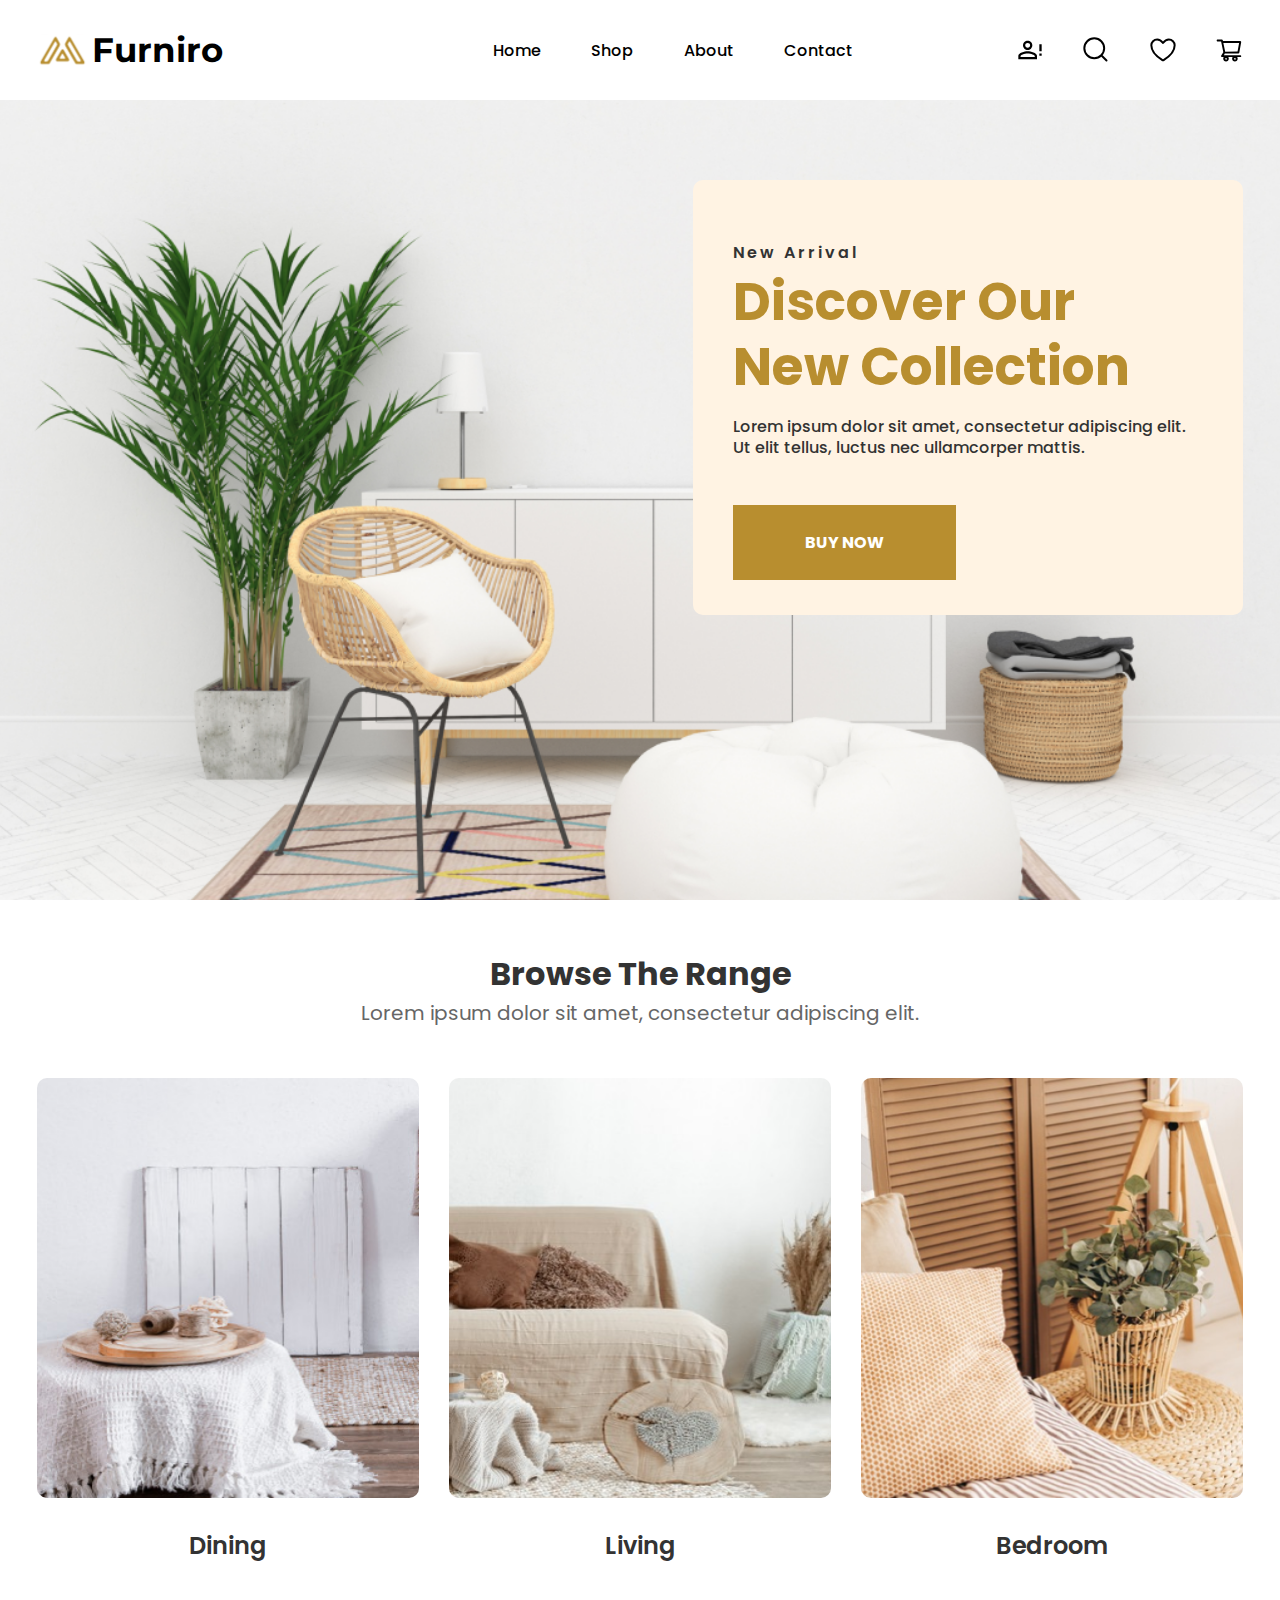
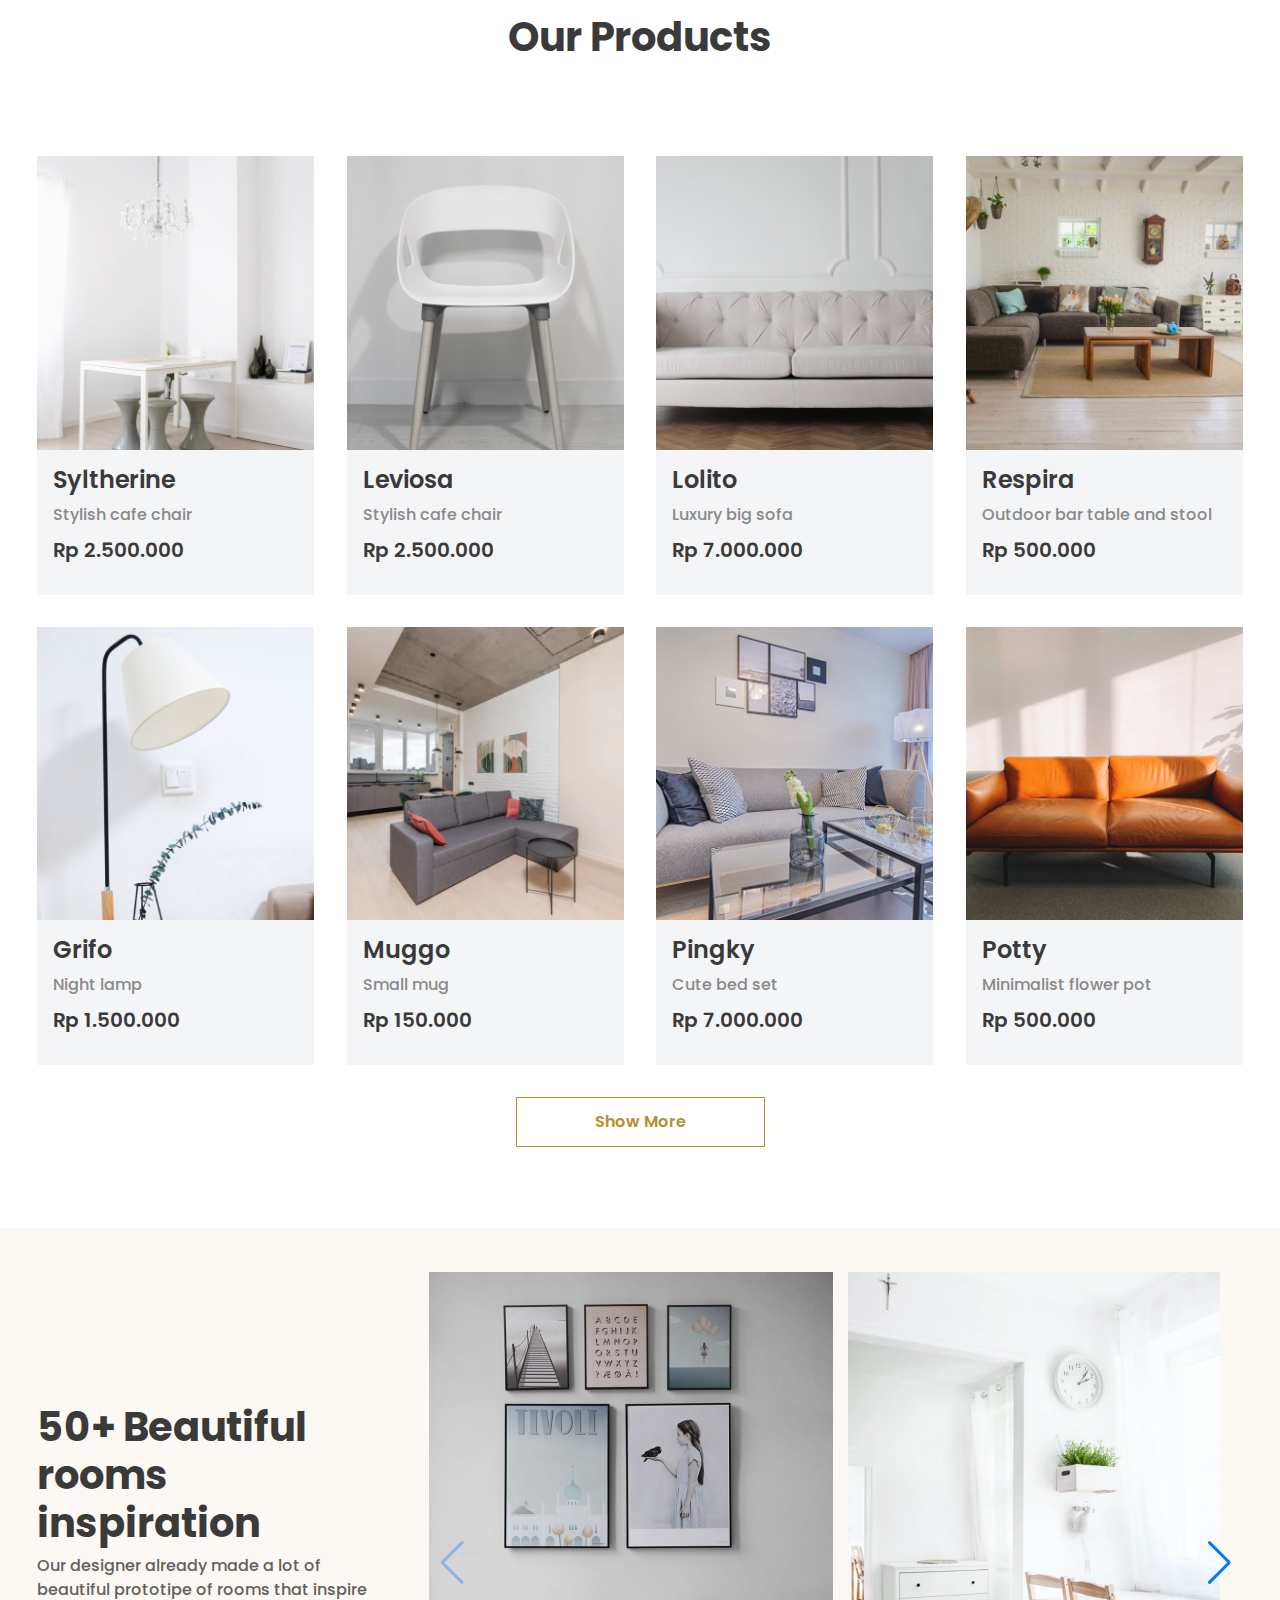
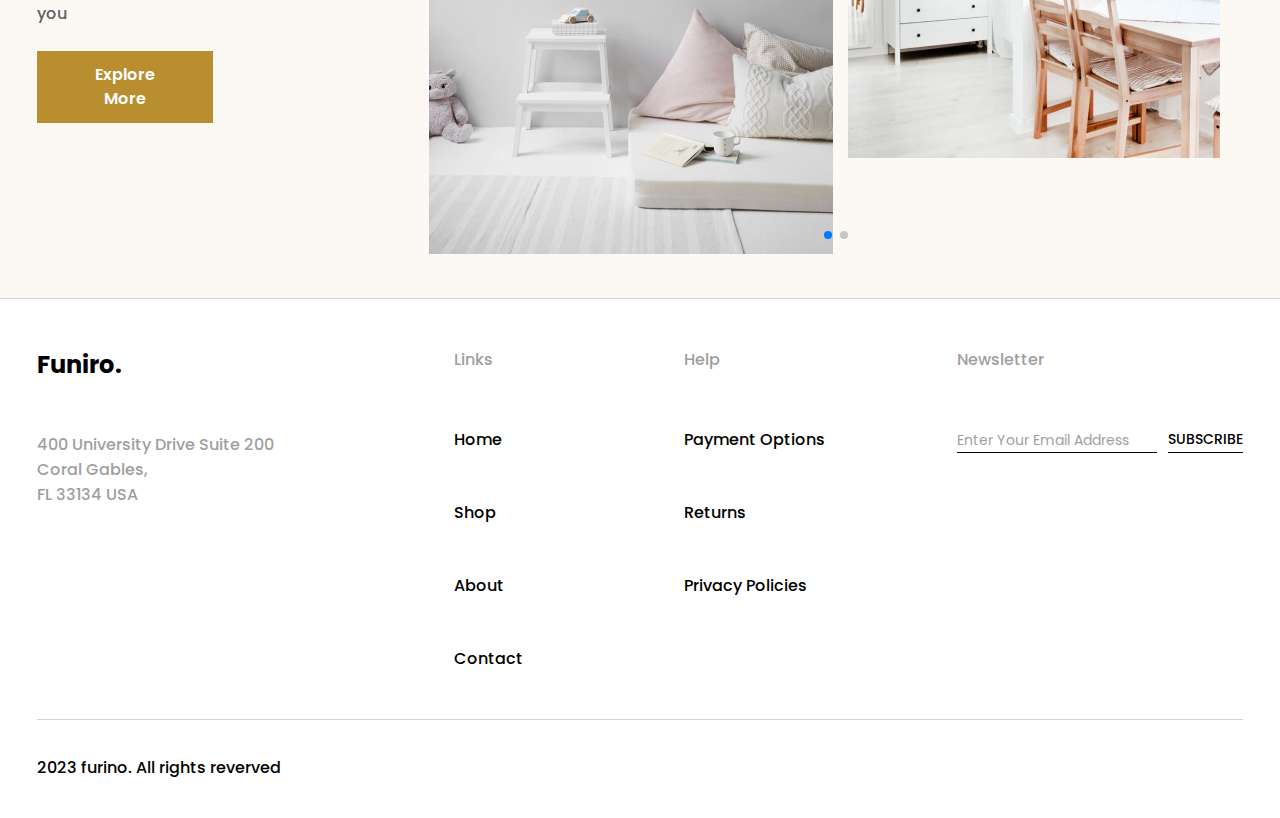
<file: index.html>
<!DOCTYPE html>
<html lang="en">
<head>
    <meta charset="UTF-8">
    <meta name="viewport" content="width=device-width, initial-scale=1.0">
    <title>Furniro</title>
    <link rel="stylesheet" href="./css/styles.css">
    <link rel="stylesheet" href="./css/reset.css">
    <link rel="preconnect" href="https://fonts.googleapis.com">
    <link rel="preconnect" href="https://fonts.gstatic.com" crossorigin>
    <link href="https://fonts.googleapis.com/css2?family=Montserrat:wght@700&family=Poppins:wght@300;400;500;600;700&display=swap" rel="stylesheet">
    <link rel="stylesheet" href="https://cdn.jsdelivr.net/npm/swiper@10/swiper-bundle.min.css"/>

</head>
<body>
    <header class="header first-page__header">
        <div class="container">
            <div class="header__content">
                <a href="index.html" class="logo header__logo">
                    <img src="./images/logo-img.svg" alt="Logo" class="logo__img" width="50" height="32">
                    <p class="logo__text">Furniro</p>
                </a>
                <nav class="nav">
                    <ul class="menu">
                        <li class="menu__item"><a href="index.html" class="menu__link">Home</a></li>
                        <li class="menu__item"><a href="shop.html" class="menu__link">Shop</a></li>
                        <li class="menu__item"><a href="#" class="menu__link">About</a></li>
                        <li class="menu__item"><a href="#" class="menu__link">Contact</a></li>
                    </ul>
                    <ul class="btn__list">
                        <ul class="btn__item">
                            <button class="btn btn__account">
                                <img src="./images/account-icon.svg" alt="Account icon">
                            </button>
                        </ul>
                        <ul class="btn__item">
                            <button class="btn btn__search">
                                <img src="./images/search-icon.svg" alt="Search icon" >
                            </button>
                        </ul>
                        <ul class="btn__item">
                            <button class="btn btn__heart">
                                <img src="./images/heart-icon.svg" alt="Heart icon">
                            </button>
                        </ul>
                        <ul class="btn__item">
                            <button class="btn btn__cart">
                                <img src="./images/cart-icon.svg" alt="Cart icon">
                            </button>
                        </ul>
                    </ul>
                </nav>
            </div>
        </div>
    </header>
    <main class="main">
        <section class="hero">
            <div class="container">
                <div class="hero__content">
                    <div class="hero__text-block">
                        <h3 class="subtitle hero__subtitle">New Arrival</h3>
                        <h1 class="title hero__title">Discover Our New Collection</h1>
                        <p class="text hero__text">Lorem ipsum dolor sit amet, consectetur adipiscing elit. Ut elit tellus, luctus nec ullamcorper mattis.</p>
                        <button class="btn hero__btn">Buy now</button>
                    </div>
                </div>
            </div>
        </section>
        <section class="range">
            <div class="container">
                <div class="range__content">
                    <h2 class="title section__title range__title">Browse The Range</h2>
                    <p class="text range__text">Lorem ipsum dolor sit amet, consectetur adipiscing elit.</p>
                    <ul class="range__list">
                        <li class="range__item">
                            <a href=""  class="range__img-block">
                                <img src="./images/range-img-1.png" alt="">
                            </a>
                            <h3 class="range__title-item">Dining</h3>
                        </li>
                        <li class="range__item">
                            <a href=""  class="range__img-block">
                                <img src="./images/range-img-2.png" alt="">
                            </a>
                            <h3 class="range__title-item">Living</h3>
                        </li>
                        <li class="range__item">
                            <a href=""  class="range__img-block">
                                <img src="./images/range-img-3.png" alt="">
                            </a>
                            <h3 class="range__title-item">Bedroom</h3>
                        </li>
                    </ul>
                </div>
            </div>
        </section>
        <section class="products">
            <div class="container">
                <div class="products__content">
                    <h2 class="title section__title products__title">Our Products</h2>
                    <ul class="products__list">
                        <li class="products__item">
                                <div class="products__img-block">
                                    <img src="./images/products-img-1.png" alt="">
                                </div>
                                <div class="products__text-block">
                                    <a href="" class="products__item-title">Syltherine</a>
                                    <p class="products__item-description">Stylish cafe chair</p>
                                    <p class="products__item-price">Rp 2.500.000</p>
                                </div>
                                <div class="products__item-hover">
                                    <button class="btn products__hover-btn">Add to cart</button>
                                    <ul class="products__hover-list">
                                        <li class="products__hover-item">
                                            <button class="hover__btn share__btn"><img src="./images/share-icon.svg" alt="">Share</button>
                                        </li>
                                        <li class="products__hover-item">
                                            <button class="hover__btn compare__btn"><img src="./images/compare-icon.svg" alt="">Compare</button>
                                        </li>
                                        <li class="products__hover-item">
                                            <button class="hover__btn like__btn"><img src="./images/heart-hover-icon.svg" alt="">Like</button>
                                        </li>
                                    </ul>
                                </div>
                        </li>
                        <li class="products__item">
                            <div class="products__img-block">
                                <img src="./images/products-img-2.png" alt="">
                            </div>
                            <div class="products__text-block">
                                <a href="" class="products__item-title">Leviosa</a>
                                <p class="products__item-description">Stylish cafe chair</p>
                                <p class="products__item-price">Rp 2.500.000</p>
                            </div>
                            <div class="products__item-hover">
                                <button class="btn products__hover-btn">Add to cart</button>
                                <ul class="products__hover-list">
                                    <li class="products__hover-item">
                                        <button class="hover__btn share__btn"><img src="./images/share-icon.svg" alt="">Share</button>
                                    </li>
                                    <li class="products__hover-item">
                                        <button class="hover__btn compare__btn"><img src="./images/compare-icon.svg" alt="">Compare</button>
                                    </li>
                                    <li class="products__hover-item">
                                        <button class="hover__btn like__btn"><img src="./images/heart-hover-icon.svg" alt="">Like</button>
                                    </li>
                                </ul>
                            </div>
                        </li>
                        <li class="products__item">
                            <div class="products__img-block">
                                <img src="./images/products-img-3.png" alt="">
                            </div>
                            <div class="products__text-block">
                                <a href="" class="products__item-title">Lolito</a>
                                <p class="products__item-description">Luxury big sofa</p>
                                <p class="products__item-price">Rp 7.000.000</p>
                            </div>
                            <div class="products__item-hover">
                                <button class="btn products__hover-btn">Add to cart</button>
                                <ul class="products__hover-list">
                                    <li class="products__hover-item">
                                        <button class="hover__btn share__btn"><img src="./images/share-icon.svg" alt="">Share</button>
                                    </li>
                                    <li class="products__hover-item">
                                        <button class="hover__btn compare__btn"><img src="./images/compare-icon.svg" alt="">Compare</button>
                                    </li>
                                    <li class="products__hover-item">
                                        <button class="hover__btn like__btn"><img src="./images/heart-hover-icon.svg" alt="">Like</button>
                                    </li>
                                </ul>
                            </div>
                        </li>
                        <li class="products__item">
                            <div class="products__img-block">
                                <img src="./images/products-img-4.png" alt="">
                            </div>
                            <div class="products__text-block">
                                <a href="" class="products__item-title">Respira</a>
                                <p class="products__item-description">Outdoor bar table and stool</p>
                                <p class="products__item-price">Rp 500.000</p>
                            </div>
                            <div class="products__item-hover">
                                <button class="btn products__hover-btn">Add to cart</button>
                                <ul class="products__hover-list">
                                    <li class="products__hover-item">
                                        <button class="hover__btn share__btn"><img src="./images/share-icon.svg" alt="">Share</button>
                                    </li>
                                    <li class="products__hover-item">
                                        <button class="hover__btn compare__btn"><img src="./images/compare-icon.svg" alt="">Compare</button>
                                    </li>
                                    <li class="products__hover-item">
                                        <button class="hover__btn like__btn"><img src="./images/heart-hover-icon.svg" alt="">Like</button>
                                    </li>
                                </ul>
                            </div>
                        </li>
                        <li class="products__item">
                            <div class="products__img-block">
                                <img src="./images/products-img-5.png" alt="">
                            </div>
                            <div class="products__text-block">
                                <a href="" class="products__item-title">Grifo</a>
                                <p class="products__item-description">Night lamp</p>
                                <p class="products__item-price">Rp 1.500.000</p>
                            </div>
                            <div class="products__item-hover">
                                <button class="btn products__hover-btn">Add to cart</button>
                                <ul class="products__hover-list">
                                    <li class="products__hover-item">
                                        <button class="hover__btn share__btn"><img src="./images/share-icon.svg" alt="">Share</button>
                                    </li>
                                    <li class="products__hover-item">
                                        <button class="hover__btn compare__btn"><img src="./images/compare-icon.svg" alt="">Compare</button>
                                    </li>
                                    <li class="products__hover-item">
                                        <button class="hover__btn like__btn"><img src="./images/heart-hover-icon.svg" alt="">Like</button>
                                    </li>
                                </ul>
                            </div>
                        </li>
                        <li class="products__item">
                            <div class="products__img-block">
                                <img src="./images/products-img-6.png" alt="">
                            </div>
                            <div class="products__text-block">
                                <a href="" class="products__item-title">Muggo</a>
                                <p class="products__item-description">Small mug</p>
                                <p class="products__item-price">Rp 150.000</p>
                            </div>
                            <div class="products__item-hover">
                                <button class="btn products__hover-btn">Add to cart</button>
                                <ul class="products__hover-list">
                                    <li class="products__hover-item">
                                        <button class="hover__btn share__btn"><img src="./images/share-icon.svg" alt="">Share</button>
                                    </li>
                                    <li class="products__hover-item">
                                        <button class="hover__btn compare__btn"><img src="./images/compare-icon.svg" alt="">Compare</button>
                                    </li>
                                    <li class="products__hover-item">
                                        <button class="hover__btn like__btn"><img src="./images/heart-hover-icon.svg" alt="">Like</button>
                                    </li>
                                </ul>
                            </div>
                        </li>
                        <li class="products__item">
                            <div class="products__img-block">
                                <img src="./images/products-img-7.png" alt="">
                            </div>
                            <div class="products__text-block">
                                <a href="" class="products__item-title">Pingky</a>
                                <p class="products__item-description">Cute bed set</p>
                                <p class="products__item-price">Rp 7.000.000</p>
                            </div>
                            <div class="products__item-hover">
                                <button class="btn products__hover-btn">Add to cart</button>
                                <ul class="products__hover-list">
                                    <li class="products__hover-item">
                                        <button class="hover__btn share__btn"><img src="./images/share-icon.svg" alt="">Share</button>
                                    </li>
                                    <li class="products__hover-item">
                                        <button class="hover__btn compare__btn"><img src="./images/compare-icon.svg" alt="">Compare</button>
                                    </li>
                                    <li class="products__hover-item">
                                        <button class="hover__btn like__btn"><img src="./images/heart-hover-icon.svg" alt="">Like</button>
                                    </li>
                                </ul>
                            </div>
                        </li>
                        <li class="products__item">
                            <div class="products__img-block">
                                <img src="./images/products-img-8.png" alt="">
                            </div>
                            <div class="products__text-block">
                                <a href="" class="products__item-title">Potty</a>
                                <p class="products__item-description">Minimalist flower pot</p>
                                <p class="products__item-price">Rp 500.000</p>
                            </div>
                            <div class="products__item-hover">
                                <button class="btn products__hover-btn">Add to cart</button>
                                <ul class="products__hover-list">
                                    <li class="products__hover-item">
                                        <button class="hover__btn share__btn"><img src="./images/share-icon.svg" alt="">Share</button>
                                    </li>
                                    <li class="products__hover-item">
                                        <button class="hover__btn compare__btn"><img src="./images/compare-icon.svg" alt="">Compare</button>
                                    </li>
                                    <li class="products__hover-item">
                                        <button class="hover__btn like__btn"><img src="./images/heart-hover-icon.svg" alt="">Like</button>
                                    </li>
                                </ul>
                            </div>
                        </li>
                    </ul>
                    <button class="btn products__btn">Show More</button>
                </div>
            </div>
        </section>
        <section class="examples">
            <div class="container">
                <div class="examples__content">
                    <div class="examples__text-block">
                        <h2 class="title section__title examples__title">50+ Beautiful rooms inspiration</h2>
                        <p class="text examples__text">Our designer already made a lot of beautiful prototipe of rooms that inspire you</p>
                        <button class="btn examples__btn">Explore More</button>
                    </div>
                    <div class="swiper examples__swiper-block">
                        <div class="swiper-wrapper examples__list">
                            <div class="swiper-slide examples__item">
                                <div class="examples__img-block">
                                    <img src="./images/examples-img-1.png" alt="">
                                </div>
                            </div>
                            <div class="swiper-slide examples__item">
                                <div class="examples__img-block">
                                    <img src="./images/examples-img-2.png" alt="">
                                </div>
                            </div>
                            <div class="swiper-slide examples__item">
                                <div class="examples__img-block">
                                    <img src="./images/examples-img-3.png" alt="">
                                </div>
                            </div>
                            ...
                        </div>
                        <div class="swiper-pagination examples__pagination"></div>
                        <div class="swiper-button-prev examples__button-prev"></div>
                        <div class="swiper-button-next examples__button-next"></div>
                    </div>
                </div>
            </div>
        </section>
    </main>
    <footer class="footer">
        <div class="container">
            <div class="footer__content">
                <div class="footer__blocks">
                    <div class="footer__block footer__first-block">
                        <a href="index.html" class="logo footer__logo">Funiro.</a>
                        <address class="address">400 University Drive Suite 200 Coral Gables,<br> FL 33134 USA</address>
                    </div>
                    <div class="footer__block footer__second-block">
                        <h3 class="footer__title">Links</h3>
                        <ul class="menu footer__menu">
                            <li class="menu__item"><a href="index.html" class="menu__link">Home</a></li>
                            <li class="menu__item"><a href="shop.html" class="menu__link">Shop</a></li>
                            <li class="menu__item"><a href="#" class="menu__link">About</a></li>
                            <li class="menu__item"><a href="#" class="menu__link">Contact</a></li>
                        </ul>
                    </div>
                    <div class="footer__block footer__third-block">
                        <h3 class="footer__title">Help</h3>
                        <ul class="help footer__help">
                            <li class="help__item"><a href="" class="help__link">Payment Options</a></li>
                            <li class="help__item"><a href="" class="help__link">Returns</a></li>
                            <li class="help__item"><a href="" class="help__link">Privacy Policies</a></li>
                        </ul>
                    </div>
                    <div class="footer__block footer__forth-block">
                        <h3 class="footer__title">Newsletter</h3>
                         <form action="" method="post" class="form footer__form">
                            <input type="email" name="email" placeholder="Enter Your Email Address" class="input footer__input">
                            <button type="submit" class="btn footer__btn">Subscribe</button>
                        </form> 
                    </div>
                </div>
                <p class="text footer__text">2023 furino. All rights reverved</p>
            </div>
        </div>
    </footer>
    <script src="https://cdn.jsdelivr.net/npm/swiper@10/swiper-bundle.min.js"></script>
    <script src="./js/script.js"></script>
</body>
</html>
</file>
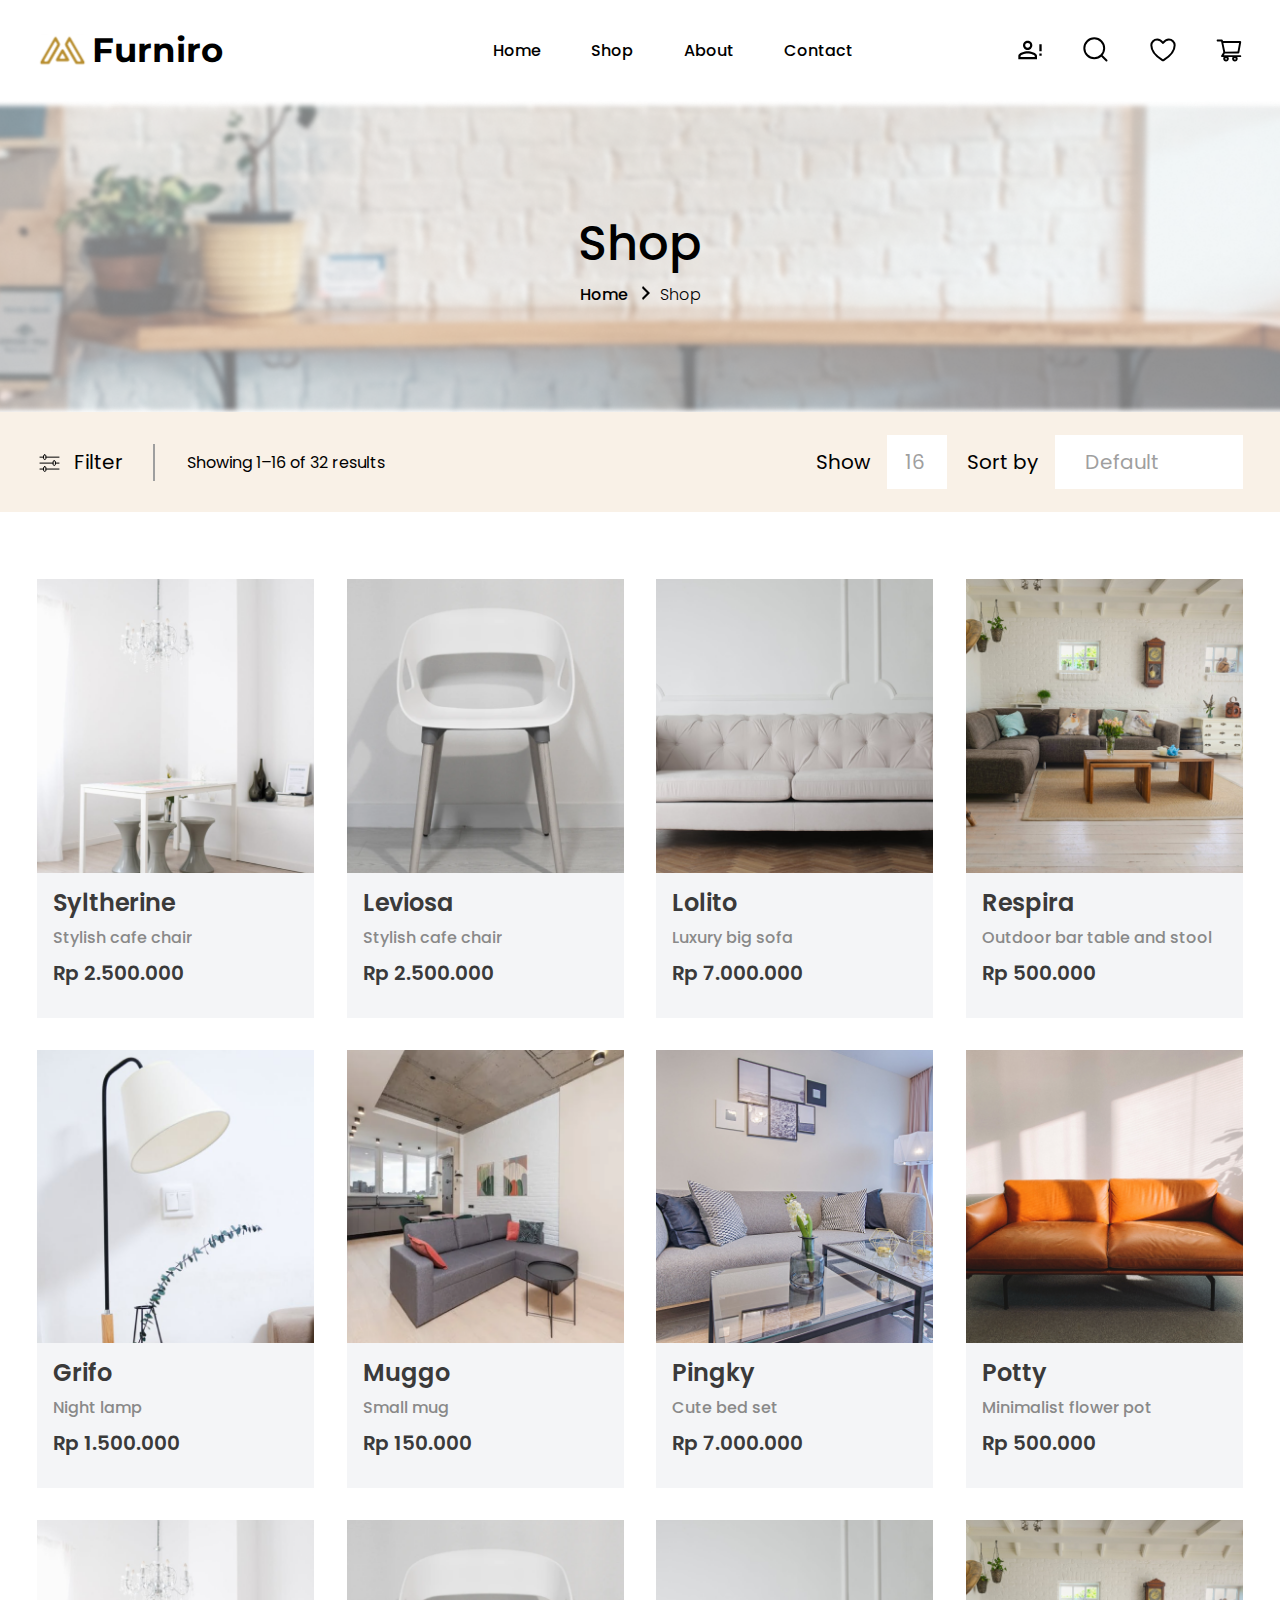
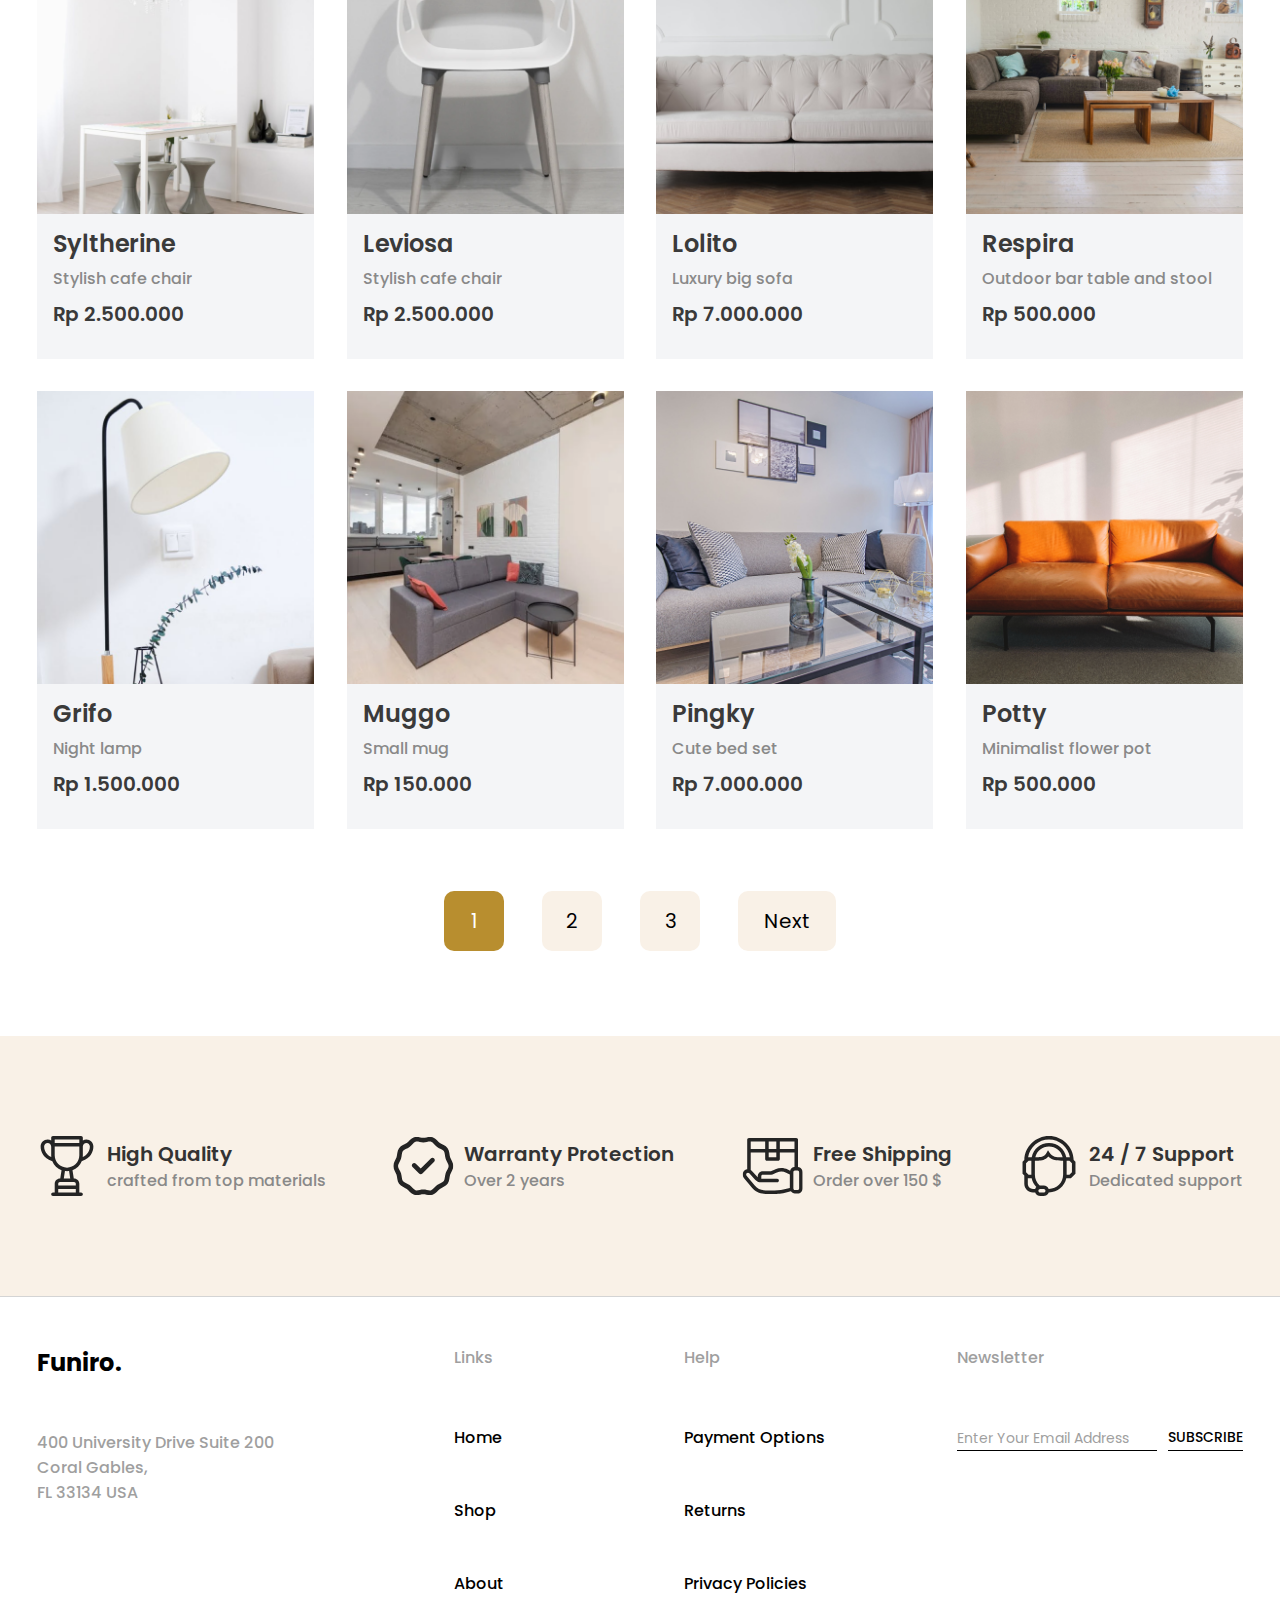
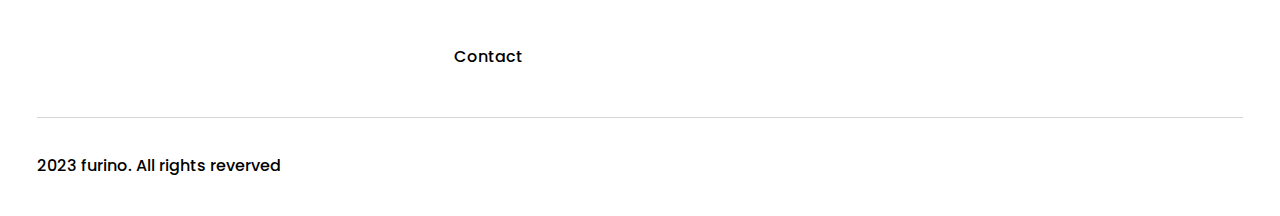
<file: shop.html>
<!DOCTYPE html>
<html lang="en">
<head>
    <meta charset="UTF-8">
    <meta name="viewport" content="width=device-width, initial-scale=1.0">
    <title>Furniro</title>
    <link rel="stylesheet" href="./css/styles.css">
    <link rel="stylesheet" href="./css/reset.css">
    <link rel="preconnect" href="https://fonts.googleapis.com">
    <link rel="preconnect" href="https://fonts.gstatic.com" crossorigin>
    <link href="https://fonts.googleapis.com/css2?family=Montserrat:wght@700&family=Poppins:wght@300;400;500;600;700&display=swap" rel="stylesheet">
    <link rel="stylesheet" href="https://cdn.jsdelivr.net/npm/swiper@10/swiper-bundle.min.css"/>

</head>
<body>
    <header class="header">
        <div class="container">
            <div class="header__content">
                <a href="index.html" class="logo header__logo">
                    <img src="./images/logo-img.svg" alt="Logo" class="logo__img" width="50" height="32">
                    <p class="logo__text">Furniro</p>
                </a>
                <nav class="nav">
                    <ul class="menu">
                        <li class="menu__item"><a href="index.html" class="menu__link">Home</a></li>
                        <li class="menu__item"><a href="shop.html" class="menu__link">Shop</a></li>
                        <li class="menu__item"><a href="#" class="menu__link">About</a></li>
                        <li class="menu__item"><a href="#" class="menu__link">Contact</a></li>
                    </ul>
                    <ul class="btn__list">
                        <ul class="btn__item">
                            <button class="btn btn__account">
                                <img src="./images/account-icon.svg" alt="Account icon">
                            </button>
                        </ul>
                        <ul class="btn__item">
                            <button class="btn btn__search">
                                <img src="./images/search-icon.svg" alt="Search icon" >
                            </button>
                        </ul>
                        <ul class="btn__item">
                            <button class="btn btn__heart">
                                <img src="./images/heart-icon.svg" alt="Heart icon">
                            </button>
                        </ul>
                        <ul class="btn__item">
                            <button class="btn btn__cart">
                                <img src="./images/cart-icon.svg" alt="Cart icon">
                            </button>
                        </ul>
                    </ul>
                </nav>
            </div>
        </div>
    </header>
    <main class="main">
        <section class="page-hero">
            <div class="container">
                <div class="page-hero__content">
                    <h1 class="title  page-hero__title">Shop</h1>
                    <div class="page-hero__path">
                        <a href="index.html" class="page-hero__link">Home</a>
                        <p class="page-hero__text">Shop</p>
                    </div>
                </div>
            </div>
        </section>
        <section class="shop-products">
            <div class="shop-products__header">
                <div class="container">
                    <div class="shop-products__header-content">
                        <div class="filter-show__block">
                            <div class="filter__block">
                                <button class="btn filter__btn">
                                    <img src="./images/shop/filter-icon.svg" alt="">
                                </button>
                                <p class="filter__text">Filter</p>
                            </div>
                            <p class="show__text">Showing 1–16 of 32 results</p>
                        </div>
                        <form action="" method="get" class="form show__form">
                            <label for="show" class="show__label">Show</label>
                            <input type="text" name="show" id="" value="16" class="show__input">
                            <label for="sort" class="sort__label">Sort by</label>
                            <input type="text" name="sort" id="" value="Default" class="sort__input">
                        </form>
                    </div>
                </div>
            </div>
            <div class="shop-products__content">
                <div class="container">
                    <ul class="products__list">
                        <li class="products__item">
                                <div class="products__img-block">
                                    <img src="./images/products-img-1.png" alt="">
                                </div>
                                <div class="products__text-block">
                                    <a href="" class="products__item-title">Syltherine</a>
                                    <p class="products__item-description">Stylish cafe chair</p>
                                    <p class="products__item-price">Rp 2.500.000</p>
                                </div>
                                <div class="products__item-hover">
                                    <button class="btn products__hover-btn">Add to cart</button>
                                    <ul class="products__hover-list">
                                        <li class="products__hover-item">
                                            <button class="hover__btn share__btn"><img src="./images/share-icon.svg" alt="">Share</button>
                                        </li>
                                        <li class="products__hover-item">
                                            <button class="hover__btn compare__btn"><img src="./images/compare-icon.svg" alt="">Compare</button>
                                        </li>
                                        <li class="products__hover-item">
                                            <button class="hover__btn like__btn"><img src="./images/heart-hover-icon.svg" alt="">Like</button>
                                        </li>
                                    </ul>
                                </div>
                        </li>
                        <li class="products__item">
                            <div class="products__img-block">
                                <img src="./images/products-img-2.png" alt="">
                            </div>
                            <div class="products__text-block">
                                <a href="" class="products__item-title">Leviosa</a>
                                <p class="products__item-description">Stylish cafe chair</p>
                                <p class="products__item-price">Rp 2.500.000</p>
                            </div>
                            <div class="products__item-hover">
                                <button class="btn products__hover-btn">Add to cart</button>
                                <ul class="products__hover-list">
                                    <li class="products__hover-item">
                                        <button class="hover__btn share__btn"><img src="./images/share-icon.svg" alt="">Share</button>
                                    </li>
                                    <li class="products__hover-item">
                                        <button class="hover__btn compare__btn"><img src="./images/compare-icon.svg" alt="">Compare</button>
                                    </li>
                                    <li class="products__hover-item">
                                        <button class="hover__btn like__btn"><img src="./images/heart-hover-icon.svg" alt="">Like</button>
                                    </li>
                                </ul>
                            </div>
                        </li>
                        <li class="products__item">
                            <div class="products__img-block">
                                <img src="./images/products-img-3.png" alt="">
                            </div>
                            <div class="products__text-block">
                                <a href="" class="products__item-title">Lolito</a>
                                <p class="products__item-description">Luxury big sofa</p>
                                <p class="products__item-price">Rp 7.000.000</p>
                            </div>
                            <div class="products__item-hover">
                                <button class="btn products__hover-btn">Add to cart</button>
                                <ul class="products__hover-list">
                                    <li class="products__hover-item">
                                        <button class="hover__btn share__btn"><img src="./images/share-icon.svg" alt="">Share</button>
                                    </li>
                                    <li class="products__hover-item">
                                        <button class="hover__btn compare__btn"><img src="./images/compare-icon.svg" alt="">Compare</button>
                                    </li>
                                    <li class="products__hover-item">
                                        <button class="hover__btn like__btn"><img src="./images/heart-hover-icon.svg" alt="">Like</button>
                                    </li>
                                </ul>
                            </div>
                        </li>
                        <li class="products__item">
                            <div class="products__img-block">
                                <img src="./images/products-img-4.png" alt="">
                            </div>
                            <div class="products__text-block">
                                <a href="" class="products__item-title">Respira</a>
                                <p class="products__item-description">Outdoor bar table and stool</p>
                                <p class="products__item-price">Rp 500.000</p>
                            </div>
                            <div class="products__item-hover">
                                <button class="btn products__hover-btn">Add to cart</button>
                                <ul class="products__hover-list">
                                    <li class="products__hover-item">
                                        <button class="hover__btn share__btn"><img src="./images/share-icon.svg" alt="">Share</button>
                                    </li>
                                    <li class="products__hover-item">
                                        <button class="hover__btn compare__btn"><img src="./images/compare-icon.svg" alt="">Compare</button>
                                    </li>
                                    <li class="products__hover-item">
                                        <button class="hover__btn like__btn"><img src="./images/heart-hover-icon.svg" alt="">Like</button>
                                    </li>
                                </ul>
                            </div>
                        </li>
                        <li class="products__item">
                            <div class="products__img-block">
                                <img src="./images/products-img-5.png" alt="">
                            </div>
                            <div class="products__text-block">
                                <a href="" class="products__item-title">Grifo</a>
                                <p class="products__item-description">Night lamp</p>
                                <p class="products__item-price">Rp 1.500.000</p>
                            </div>
                            <div class="products__item-hover">
                                <button class="btn products__hover-btn">Add to cart</button>
                                <ul class="products__hover-list">
                                    <li class="products__hover-item">
                                        <button class="hover__btn share__btn"><img src="./images/share-icon.svg" alt="">Share</button>
                                    </li>
                                    <li class="products__hover-item">
                                        <button class="hover__btn compare__btn"><img src="./images/compare-icon.svg" alt="">Compare</button>
                                    </li>
                                    <li class="products__hover-item">
                                        <button class="hover__btn like__btn"><img src="./images/heart-hover-icon.svg" alt="">Like</button>
                                    </li>
                                </ul>
                            </div>
                        </li>
                        <li class="products__item">
                            <div class="products__img-block">
                                <img src="./images/products-img-6.png" alt="">
                            </div>
                            <div class="products__text-block">
                                <a href="" class="products__item-title">Muggo</a>
                                <p class="products__item-description">Small mug</p>
                                <p class="products__item-price">Rp 150.000</p>
                            </div>
                            <div class="products__item-hover">
                                <button class="btn products__hover-btn">Add to cart</button>
                                <ul class="products__hover-list">
                                    <li class="products__hover-item">
                                        <button class="hover__btn share__btn"><img src="./images/share-icon.svg" alt="">Share</button>
                                    </li>
                                    <li class="products__hover-item">
                                        <button class="hover__btn compare__btn"><img src="./images/compare-icon.svg" alt="">Compare</button>
                                    </li>
                                    <li class="products__hover-item">
                                        <button class="hover__btn like__btn"><img src="./images/heart-hover-icon.svg" alt="">Like</button>
                                    </li>
                                </ul>
                            </div>
                        </li>
                        <li class="products__item">
                            <div class="products__img-block">
                                <img src="./images/products-img-7.png" alt="">
                            </div>
                            <div class="products__text-block">
                                <a href="" class="products__item-title">Pingky</a>
                                <p class="products__item-description">Cute bed set</p>
                                <p class="products__item-price">Rp 7.000.000</p>
                            </div>
                            <div class="products__item-hover">
                                <button class="btn products__hover-btn">Add to cart</button>
                                <ul class="products__hover-list">
                                    <li class="products__hover-item">
                                        <button class="hover__btn share__btn"><img src="./images/share-icon.svg" alt="">Share</button>
                                    </li>
                                    <li class="products__hover-item">
                                        <button class="hover__btn compare__btn"><img src="./images/compare-icon.svg" alt="">Compare</button>
                                    </li>
                                    <li class="products__hover-item">
                                        <button class="hover__btn like__btn"><img src="./images/heart-hover-icon.svg" alt="">Like</button>
                                    </li>
                                </ul>
                            </div>
                        </li>
                        <li class="products__item">
                            <div class="products__img-block">
                                <img src="./images/products-img-8.png" alt="">
                            </div>
                            <div class="products__text-block">
                                <a href="" class="products__item-title">Potty</a>
                                <p class="products__item-description">Minimalist flower pot</p>
                                <p class="products__item-price">Rp 500.000</p>
                            </div>
                            <div class="products__item-hover">
                                <button class="btn products__hover-btn">Add to cart</button>
                                <ul class="products__hover-list">
                                    <li class="products__hover-item">
                                        <button class="hover__btn share__btn"><img src="./images/share-icon.svg" alt="">Share</button>
                                    </li>
                                    <li class="products__hover-item">
                                        <button class="hover__btn compare__btn"><img src="./images/compare-icon.svg" alt="">Compare</button>
                                    </li>
                                    <li class="products__hover-item">
                                        <button class="hover__btn like__btn"><img src="./images/heart-hover-icon.svg" alt="">Like</button>
                                    </li>
                                </ul>
                            </div>
                        </li>
                        <li class="products__item">
                            <div class="products__img-block">
                                <img src="./images/products-img-1.png" alt="">
                            </div>
                            <div class="products__text-block">
                                <a href="" class="products__item-title">Syltherine</a>
                                <p class="products__item-description">Stylish cafe chair</p>
                                <p class="products__item-price">Rp 2.500.000</p>
                            </div>
                            <div class="products__item-hover">
                                <button class="btn products__hover-btn">Add to cart</button>
                                <ul class="products__hover-list">
                                    <li class="products__hover-item">
                                        <button class="hover__btn share__btn"><img src="./images/share-icon.svg" alt="">Share</button>
                                    </li>
                                    <li class="products__hover-item">
                                        <button class="hover__btn compare__btn"><img src="./images/compare-icon.svg" alt="">Compare</button>
                                    </li>
                                    <li class="products__hover-item">
                                        <button class="hover__btn like__btn"><img src="./images/heart-hover-icon.svg" alt="">Like</button>
                                    </li>
                                </ul>
                            </div>
                    </li>
                    <li class="products__item">
                        <div class="products__img-block">
                            <img src="./images/products-img-2.png" alt="">
                        </div>
                        <div class="products__text-block">
                            <a href="" class="products__item-title">Leviosa</a>
                            <p class="products__item-description">Stylish cafe chair</p>
                            <p class="products__item-price">Rp 2.500.000</p>
                        </div>
                        <div class="products__item-hover">
                            <button class="btn products__hover-btn">Add to cart</button>
                            <ul class="products__hover-list">
                                <li class="products__hover-item">
                                    <button class="hover__btn share__btn"><img src="./images/share-icon.svg" alt="">Share</button>
                                </li>
                                <li class="products__hover-item">
                                    <button class="hover__btn compare__btn"><img src="./images/compare-icon.svg" alt="">Compare</button>
                                </li>
                                <li class="products__hover-item">
                                    <button class="hover__btn like__btn"><img src="./images/heart-hover-icon.svg" alt="">Like</button>
                                </li>
                            </ul>
                        </div>
                    </li>
                    <li class="products__item">
                        <div class="products__img-block">
                            <img src="./images/products-img-3.png" alt="">
                        </div>
                        <div class="products__text-block">
                            <a href="" class="products__item-title">Lolito</a>
                            <p class="products__item-description">Luxury big sofa</p>
                            <p class="products__item-price">Rp 7.000.000</p>
                        </div>
                        <div class="products__item-hover">
                            <button class="btn products__hover-btn">Add to cart</button>
                            <ul class="products__hover-list">
                                <li class="products__hover-item">
                                    <button class="hover__btn share__btn"><img src="./images/share-icon.svg" alt="">Share</button>
                                </li>
                                <li class="products__hover-item">
                                    <button class="hover__btn compare__btn"><img src="./images/compare-icon.svg" alt="">Compare</button>
                                </li>
                                <li class="products__hover-item">
                                    <button class="hover__btn like__btn"><img src="./images/heart-hover-icon.svg" alt="">Like</button>
                                </li>
                            </ul>
                        </div>
                    </li>
                    <li class="products__item">
                        <div class="products__img-block">
                            <img src="./images/products-img-4.png" alt="">
                        </div>
                        <div class="products__text-block">
                            <a href="" class="products__item-title">Respira</a>
                            <p class="products__item-description">Outdoor bar table and stool</p>
                            <p class="products__item-price">Rp 500.000</p>
                        </div>
                        <div class="products__item-hover">
                            <button class="btn products__hover-btn">Add to cart</button>
                            <ul class="products__hover-list">
                                <li class="products__hover-item">
                                    <button class="hover__btn share__btn"><img src="./images/share-icon.svg" alt="">Share</button>
                                </li>
                                <li class="products__hover-item">
                                    <button class="hover__btn compare__btn"><img src="./images/compare-icon.svg" alt="">Compare</button>
                                </li>
                                <li class="products__hover-item">
                                    <button class="hover__btn like__btn"><img src="./images/heart-hover-icon.svg" alt="">Like</button>
                                </li>
                            </ul>
                        </div>
                    </li>
                    <li class="products__item">
                        <div class="products__img-block">
                            <img src="./images/products-img-5.png" alt="">
                        </div>
                        <div class="products__text-block">
                            <a href="" class="products__item-title">Grifo</a>
                            <p class="products__item-description">Night lamp</p>
                            <p class="products__item-price">Rp 1.500.000</p>
                        </div>
                        <div class="products__item-hover">
                            <button class="btn products__hover-btn">Add to cart</button>
                            <ul class="products__hover-list">
                                <li class="products__hover-item">
                                    <button class="hover__btn share__btn"><img src="./images/share-icon.svg" alt="">Share</button>
                                </li>
                                <li class="products__hover-item">
                                    <button class="hover__btn compare__btn"><img src="./images/compare-icon.svg" alt="">Compare</button>
                                </li>
                                <li class="products__hover-item">
                                    <button class="hover__btn like__btn"><img src="./images/heart-hover-icon.svg" alt="">Like</button>
                                </li>
                            </ul>
                        </div>
                    </li>
                    <li class="products__item">
                        <div class="products__img-block">
                            <img src="./images/products-img-6.png" alt="">
                        </div>
                        <div class="products__text-block">
                            <a href="" class="products__item-title">Muggo</a>
                            <p class="products__item-description">Small mug</p>
                            <p class="products__item-price">Rp 150.000</p>
                        </div>
                        <div class="products__item-hover">
                            <button class="btn products__hover-btn">Add to cart</button>
                            <ul class="products__hover-list">
                                <li class="products__hover-item">
                                    <button class="hover__btn share__btn"><img src="./images/share-icon.svg" alt="">Share</button>
                                </li>
                                <li class="products__hover-item">
                                    <button class="hover__btn compare__btn"><img src="./images/compare-icon.svg" alt="">Compare</button>
                                </li>
                                <li class="products__hover-item">
                                    <button class="hover__btn like__btn"><img src="./images/heart-hover-icon.svg" alt="">Like</button>
                                </li>
                            </ul>
                        </div>
                    </li>
                    <li class="products__item">
                        <div class="products__img-block">
                            <img src="./images/products-img-7.png" alt="">
                        </div>
                        <div class="products__text-block">
                            <a href="" class="products__item-title">Pingky</a>
                            <p class="products__item-description">Cute bed set</p>
                            <p class="products__item-price">Rp 7.000.000</p>
                        </div>
                        <div class="products__item-hover">
                            <button class="btn products__hover-btn">Add to cart</button>
                            <ul class="products__hover-list">
                                <li class="products__hover-item">
                                    <button class="hover__btn share__btn"><img src="./images/share-icon.svg" alt="">Share</button>
                                </li>
                                <li class="products__hover-item">
                                    <button class="hover__btn compare__btn"><img src="./images/compare-icon.svg" alt="">Compare</button>
                                </li>
                                <li class="products__hover-item">
                                    <button class="hover__btn like__btn"><img src="./images/heart-hover-icon.svg" alt="">Like</button>
                                </li>
                            </ul>
                        </div>
                    </li>
                    <li class="products__item">
                        <div class="products__img-block">
                            <img src="./images/products-img-8.png" alt="">
                        </div>
                        <div class="products__text-block">
                            <a href="" class="products__item-title">Potty</a>
                            <p class="products__item-description">Minimalist flower pot</p>
                            <p class="products__item-price">Rp 500.000</p>
                        </div>
                        <div class="products__item-hover">
                            <button class="btn products__hover-btn">Add to cart</button>
                            <ul class="products__hover-list">
                                <li class="products__hover-item">
                                    <button class="hover__btn share__btn"><img src="./images/share-icon.svg" alt="">Share</button>
                                </li>
                                <li class="products__hover-item">
                                    <button class="hover__btn compare__btn"><img src="./images/compare-icon.svg" alt="">Compare</button>
                                </li>
                                <li class="products__hover-item">
                                    <button class="hover__btn like__btn"><img src="./images/heart-hover-icon.svg" alt="">Like</button>
                                </li>
                            </ul>
                        </div>
                    </li>
                    </ul>
                    <div class="shop-products__buttons-block">
                        <button class="shop-products__btn shop-products__btn_active">1</button>
                        <button class="shop-products__btn">2</button>
                        <button class="shop-products__btn">3</button>
                        <button class="shop-products__btn shop-products__btn-next">Next</button>
                    </div>
                </div>     
            </div>
        </section>
        <section class="benefits">
            <div class="container">
                <div class="benefits__content">
                    <ul class="benefits__list">
                        <li class="benefits__item">
                            <div class="benefits__img-block">
                                <img src="./images/shop/benefits-trophy-icon .svg" alt="">
                            </div>
                            <div class="benefits__text-block">
                                <h3 class="benefits__item-title">High Quality</h3>
                                <p class="benefits__item-text">crafted from top materials</p>
                            </div>
                        </li>
                        <li class="benefits__item">
                            <div class="benefits__img-block">
                                <img src="./images/shop/benefits-guarantee-icon.svg" alt="">
                            </div>
                            <div class="benefits__text-block">
                                <h3 class="benefits__item-title">Warranty Protection</h3>
                                <p class="benefits__item-text">Over 2 years</p>
                            </div>
                        </li>
                        <li class="benefits__item">
                            <div class="benefits__img-block">
                                <img src="./images/shop/benefits-shipping-icon.svg" alt="">
                            </div>
                            <div class="benefits__text-block">
                                <h3 class="benefits__item-title">Free Shipping</h3>
                                <p class="benefits__item-text">Order over 150 $</p>
                            </div>
                        </li>
                        <li class="benefits__item">
                            <div class="benefits__img-block">
                                <img src="./images/shop/benefits-support-icon.svg" alt="">
                            </div>
                            <div class="benefits__text-block">
                                <h3 class="benefits__item-title">24 / 7 Support</h3>
                                <p class="benefits__item-text">Dedicated support</p>
                            </div>
                        </li>
                    </ul>
                </div>
            </div>
        </section>
    </main>
    <footer class="footer">
        <div class="container">
            <div class="footer__content">
                <div class="footer__blocks">
                    <div class="footer__block footer__first-block">
                        <a href="index.html" class="logo footer__logo">Funiro.</a>
                        <address class="address">400 University Drive Suite 200 Coral Gables,<br> FL 33134 USA</address>
                    </div>
                    <div class="footer__block footer__second-block">
                        <h3 class="footer__title">Links</h3>
                        <ul class="menu footer__menu">
                            <li class="menu__item"><a href="index.html" class="menu__link">Home</a></li>
                            <li class="menu__item"><a href="shop.html" class="menu__link">Shop</a></li>
                            <li class="menu__item"><a href="#" class="menu__link">About</a></li>
                            <li class="menu__item"><a href="#" class="menu__link">Contact</a></li>
                        </ul>
                    </div>
                    <div class="footer__block footer__third-block">
                        <h3 class="footer__title">Help</h3>
                        <ul class="help footer__help">
                            <li class="help__item"><a href="" class="help__link">Payment Options</a></li>
                            <li class="help__item"><a href="" class="help__link">Returns</a></li>
                            <li class="help__item"><a href="" class="help__link">Privacy Policies</a></li>
                        </ul>
                    </div>
                    <div class="footer__block footer__forth-block">
                        <h3 class="footer__title">Newsletter</h3>
                         <form action="" method="post" class="form footer__form">
                            <input type="email" name="email" placeholder="Enter Your Email Address" class="input footer__input">
                            <button type="submit" class="btn footer__btn">Subscribe</button>
                        </form> 
                    </div>
                </div>
                <p class="text footer__text">2023 furino. All rights reverved</p>
            </div>
        </div>
    </footer>
    <script src="https://cdn.jsdelivr.net/npm/swiper@10/swiper-bundle.min.js"></script>
    <script src="./js/script.js"></script>
</body>
</html>
</file>
<file: css/styles.css>
:root {
/* color variebles */
    --header-footer-color-text: #000000;
    --first-title-color-text: #333333;
    --second-title-color-text: #3A3A3A;
    --first-color-text: #666666;
    --accent-color: #B88E2F;
    --second-color-text: #898989;
    --third-color-text: #616161;
    --forth-color-text: #B0B0B0;
    --footer-color-text: #9F9F9F;
    --first-background-color: #FFFFFF;
    --second-background-color: #FFF3E3;
    --third-background-color: #F4F5F7;
    --forth-background-color: #FCF8F3;
    --fifth-background-color: #F9F1E7;
/* font-size variebles */
    --small-text: 14px;
    --medium-text: 16px;
    --large-text: 20px;
    --item-title: 24px;
    --second-section-title: 32px;
    --header-logo: 34px;
    --first-section-title: 40px;
    --page-hero-title: 48px;
    --hero-title: 52px;

}


body {
    font-family: 'Poppins', sans-serif;
    font-weight: 500;
    font-size: var(--medium-text);
    background-color: var(--first-background-color);
    color: var(--first-title-color-text);
}

.container {
    max-width: 1236px;
    width: 100%;
    padding: 0 15px;
    margin: 0 auto;
}


/* header */
.first-page__header {
    position: absolute;
    left: 0;
    right: 0;
    background-color: var(--first-background-color);
}

.header__content {
    display: flex;
    height: 100px;
    align-items: center;
    justify-content: space-between;
    color: var(--header-footer-color-text);
}

.header__logo {
    display: flex;
    align-items: center;
    margin-right: 50px;
}

.header__logo .logo__text {
    font-family: 'Montserrat', sans-serif; 
    font-weight: 700;
    font-size: var(--header-logo);
    margin-left: 5px;
}
.nav {
    display: flex;
    align-items: center;
    max-width: 750px;
    width: 100%;
    justify-content: space-between;
}

.menu {
    display: flex;
    align-items: center;
    max-width: 430px;
    width: 100%;
    justify-content: space-between;
    margin: 0 -20px;
}

.menu__item {
    margin: 0 20px;
}

.menu__item:last-child {
    margin-right: 50px;
}

.menu__link {
    font-size: var(--medium-text);
}

.btn__list {
    display: flex;
    align-items: center;
    max-width: 247px;
    width: 100%;
    justify-content: space-between;
    margin: 0 -10px;
}
.btn__item {
    margin: 0 10px;
}

.btn__account,
.btn__search,
.btn__heart,
.btn__cart {
    display: flex;
    align-items: center;
}


/* hero */
.hero {
    background-image: url(../images/hero-img.png);
    background-repeat: no-repeat;
    background-position: center;
    background-size: cover;
    height: 100vh;
}

.hero__content {
    position: relative;
}

.hero__text-block {
    top: 180px;
    max-width: 550px;
    position: absolute;
    right: 0;
    padding: 60px 40px 35px;
    background-color: var(--second-background-color);
    border-radius: 10px;
}

.hero__subtitle {
    font-size: var(--medium-text);
    font-weight: 600;
    letter-spacing: 3px;
    margin-bottom: 4px;
}

.hero__title {
    font-size: var(--hero-title);
    font-weight: 700;
    line-height: 1.25;
    color: var(--accent-color);
    margin-bottom: 17px;
    max-width: 400px;
    width: 100%;

}

.hero__text {
    font-style: 18px;
    line-height: 1.33;
    margin-bottom: 46px;
}

.hero__btn {
    padding: 25px 72px;
    background-color: var(--accent-color);
    text-transform: uppercase;
    font-weight: 700;
    color: var(--first-background-color);
}

/* range */
.range {
}
.container {
}
.range__content {
}
.title {
}
.section__title {
}
.range__title {
    font-size: var(--second-section-title);
    font-weight: 700;
    text-align: center;
    margin-top: 50px;
}
.text {
}
.range__text {
    font-size: var(--large-text);
    font-weight: 400;
    text-align: center;
    color: var(--first-color-text);
    margin-bottom: 50px;
}
.range__list {
    display: flex;
    justify-content: space-between;
    margin: 0 -15px;
}
.range__item {
    margin: 0 15px;
    flex: 33%;
}

.range__img-block {
    display: block;
    position: relative;
    padding: 0 0 110% 0;

}
.range__img-block img{
    position: absolute;
    width: 100%;
    height: 100%;
    border-radius: 10px;
}
.range__title-item {
    margin-top: 30px;
    font-size: var(--item-title);
    font-weight: 600;
    text-align: center;
}

/* products */

.products__title {
    font-size: var(--first-section-title);
    font-weight: 700;
    line-height: 1.2;
    color: var(--second-title-color-text);
    text-align: center;
    margin: 50px 0 32px;
}

.products__list {
    display: flex;
    flex-wrap: wrap;
    justify-content: space-between;
    margin: 0 -16px;
}

.products__item {
    position: relative;
    flex: 25%;
    margin: 0 16px;
    max-width: 277px;
    width: 100%;
    margin-bottom: 32px;
}

.products__img-block {
    position: relative;
    padding: 0 0 106% 0;
}

.products__img-block img {
    position: absolute;
    width: 100%;
    height: 100%;
    
}
.products__text-block {
    background-color: var(--third-background-color);
    padding: 16px 0 30px 16px;

}

.products__item-title {
    font-size: var(--item-title);
    font-weight: 600;
    line-height: 1.2;
    color: var(--second-title-color-text);
}

.products__item-description {
    line-height: 1.5;
    color: var(--second-color-text);
    margin: 8px 0;
}

.products__item-price {
    font-size: var(--large-text);
    font-weight: 600;
    line-height: 1.5;
    color: var(--second-title-color-text);
}

.products__btn {
    display: block;
    padding: 12px 78px;
    border: 1px solid var(--accent-color);
    font-weight: 600;
    line-height: 1.5;
    color: var(--accent-color);
    margin: 0 auto 81px;
}
/* products hover */

.products__item-hover {
    display: none;
    flex-direction: column;
    justify-content: center;
    top: 0;
    position: absolute;
    width: 100%;
    height: 67%;
    background-color: rgba(58, 58, 58, 0.72);
    z-index: 2;
    color: var(--first-background-color);
    padding: 0 17px;
}

.products__item:hover .products__item-hover{
    display: flex;
}

.products__hover-btn {
    width: 200px;
    margin: 0 auto 28px;
    padding: 12px 55px;
    background-color: var(--first-background-color);
    color: var(--accent-color);
}

.products__hover-list {

    display: flex;
    justify-content: space-between;
    margin: 0 -5px;
}

.products__hover-item {
    flex-direction: 33%;
    margin: 0 5px;
}

.hover__btn {
    display: flex;
    align-items: center;
}

.hover__btn img {
    margin-right: 2px;
}

/* examples */
.examples {
    background-color: var(--forth-background-color);
    padding: 44px 0;
}
.container {
}
.examples__content {
    display: flex;
}
.examples__text-block {
    display: flex;
    flex-direction: column;
    justify-content: center;
    max-width: 350px;
    width: 100%;
    margin-right: 42px;
}
.title {
}
.section__title {
}
.examples__title {
    font-size: var(--first-section-title);
    font-weight: 700;
    line-height: 1.2;
    color: var(--second-title-color-text);
    margin-bottom: 7px;
}
.text {
}
.examples__text {
    line-height: 1.5;
    color: var(--third-color-text);
    margin-bottom: 25px;
}
.btn {
}
.examples__btn {
    max-width: 176px;
    width: 100%;
    padding: 12px 36px;
    font-weight: 600;
    line-height: 1.5;
    background-color: var(--accent-color);
    color: var(--first-background-color);
}
.swiper {
    width: 900px;
    height: 582px;
}
.examples__swiper-block {
}
.swiper-wrapper {
}
.examples__list {
}
.swiper-slide {
}
.examples__item {
}
.examples__img-block {
}
.swiper-pagination {
}
.examples__pagination {
}
.swiper-button-prev {
}
.examples__button-prev {
}
.swiper-button-next {
}
.examples__button-next {
}
.swiper-scrollbar {
}
.examples__scrollbar {
}

/* footer */

.footer {
    padding: 48px 0 38px;
    border-top: 1px solid rgba(0, 0, 0, 0.17);
    color: var(--header-footer-color-text);
}

.footer__blocks {
    display: flex;
    justify-content: space-between;
    border-bottom: 1px solid rgba(0, 0, 0, 0.17);
}

.footer__first-block {
    max-width: 285px;
    width: 100%;
}

.footer__logo {
    font-size: var(--item-title);
    font-weight: 700;
}

.address {
    color: var(--footer-color-text);
    margin-top: 50px;
}

.footer__title {
    color: var(--footer-color-text);
    margin-bottom: 55px;
}

.footer__menu {
    display: block;
}

.footer__menu .menu__item,
.help__item  {
    margin-bottom: 48px;
}

.form  {
    display: flex;
}

.footer__input,
.footer__btn {
    border: none;
    border-bottom: 1px solid var(--header-footer-color-text);
}

.footer__input {
    max-width: 200px;
    width: 100%;
}

.footer__input::placeholder {
    font-size: var(--small-text);
    font-weight: 400;
    color: var(--footer-color-text);

}

.footer__btn {
    font-size: var(--small-text);
    text-transform: uppercase;
    margin-left: 11px;
}

.footer__text {
    margin-top: 35px;
}

/* SHOP-PAGE */

/* page-hero */
.page-hero {
    background-image: url(../images/shop/shop-hero-img.png);
    background-repeat: no-repeat;
    background-position: center;
    background-size: cover;
    color: var(--header-footer-color-text);
}

.page-hero__content {
    height: 316px;
    display: flex;
    flex-direction: column;
    justify-content: center;
    align-items: center;
}

.page-hero__title {
    font-size: var(--page-hero-title);
    text-align: center;
    margin-bottom: 2px;
}

.page-hero__path {
    display: flex;
}

.page-hero__link {
    display: flex;
}

.page-hero__link::after {
    content: url(../images/shop/hero-arrow-icon.svg);
    position: relative;
    top: 1px;
    left: 8px;
}

.page-hero__text {
    font-weight: 300;
    margin-left: 12px;
}

/* shop-products */
.shop-products {
    color: var(--header-footer-color-text);
}
.shop-products__header {
    position: relative;
    top: -4px;
    background-color: var(--fifth-background-color);

}
.container {
}
.shop-products__header-content {
    display: flex;
    justify-content: space-between;
    align-items: center;
    height: 100px;
}
.filter-show__block {
    display: flex;
    align-items: center;
}
.filter__block {
    display: flex;
    align-items: center;
}
.btn {
}
.filter__btn {
    display: flex;
}
.filter__text,
.show__form label,
.show__form input {
    font-size: var(--large-text);
    font-weight: 400;
}
.filter__text {
    display: flex;
    margin-left: 12px;
    align-items: center;
}
.filter__text::after {
    display: inline-flex;
    content: "";
    position: relative;
    top: 0;
    left: 30px;
    width: 2px;
    height: 37px;
    background-color: var(--footer-color-text);
}
.show__text {
    font-weight: 400;
    margin-left: 62px;
}
.form {
}
.show__form {
    display: flex;
    align-items: center;
}
.show__form input {
   color: var(--footer-color-text);
   border: none;
   height: 54px;
   margin-left: 17px;
}
.show__input {

    padding: 12px 18px;
    max-width: 60px;
    width: 100%;
    margin-right: 20px;


}
.sort__input {
    padding: 12px 30px;
    max-width: 188px;
    width: 100%;
}
.products__list {
    padding-top: 63px;
}
.shop-products__buttons-block {
    display: flex;
    justify-content: center;
    margin: 30px -19px 85px;
}
.shop-products__btn {
    margin: 0 19px;
    width: 60px;
    height: 60px;
    background-color: var(--fifth-background-color);  
    border-radius: 10px; 
    font-size: var(--large-text);
    font-weight: 400;
}
.shop-products__btn-next {
    width: 98px;
}

.shop-products__btn_active,
.shop-products__btn:hover,
.shop-products__btn:focus {
    background-color: var(--accent-color);
    color: var(--first-background-color);
}
/* benefits */
.benefits {
    background-color: var(--fifth-background-color);
}
.container {
}
.benefits__content {
}
.benefits__list {
    display: flex;
    padding: 100px 0;
    justify-content: space-between;
    margin: 0 -15px;
}
.benefits__item {
    display: flex;
    align-items: center;
    margin: 0 15px;
}
.benefits__img-block {
    display: flex;
    margin-right: 10px;
}
.benefits__item-title {
    font-size: var(--large-text);
    font-weight: 600;
    line-height: 1.5;
}
.benefits__item-text {
    line-height: 150%;
    color: var(--second-color-text);
}
</file>
